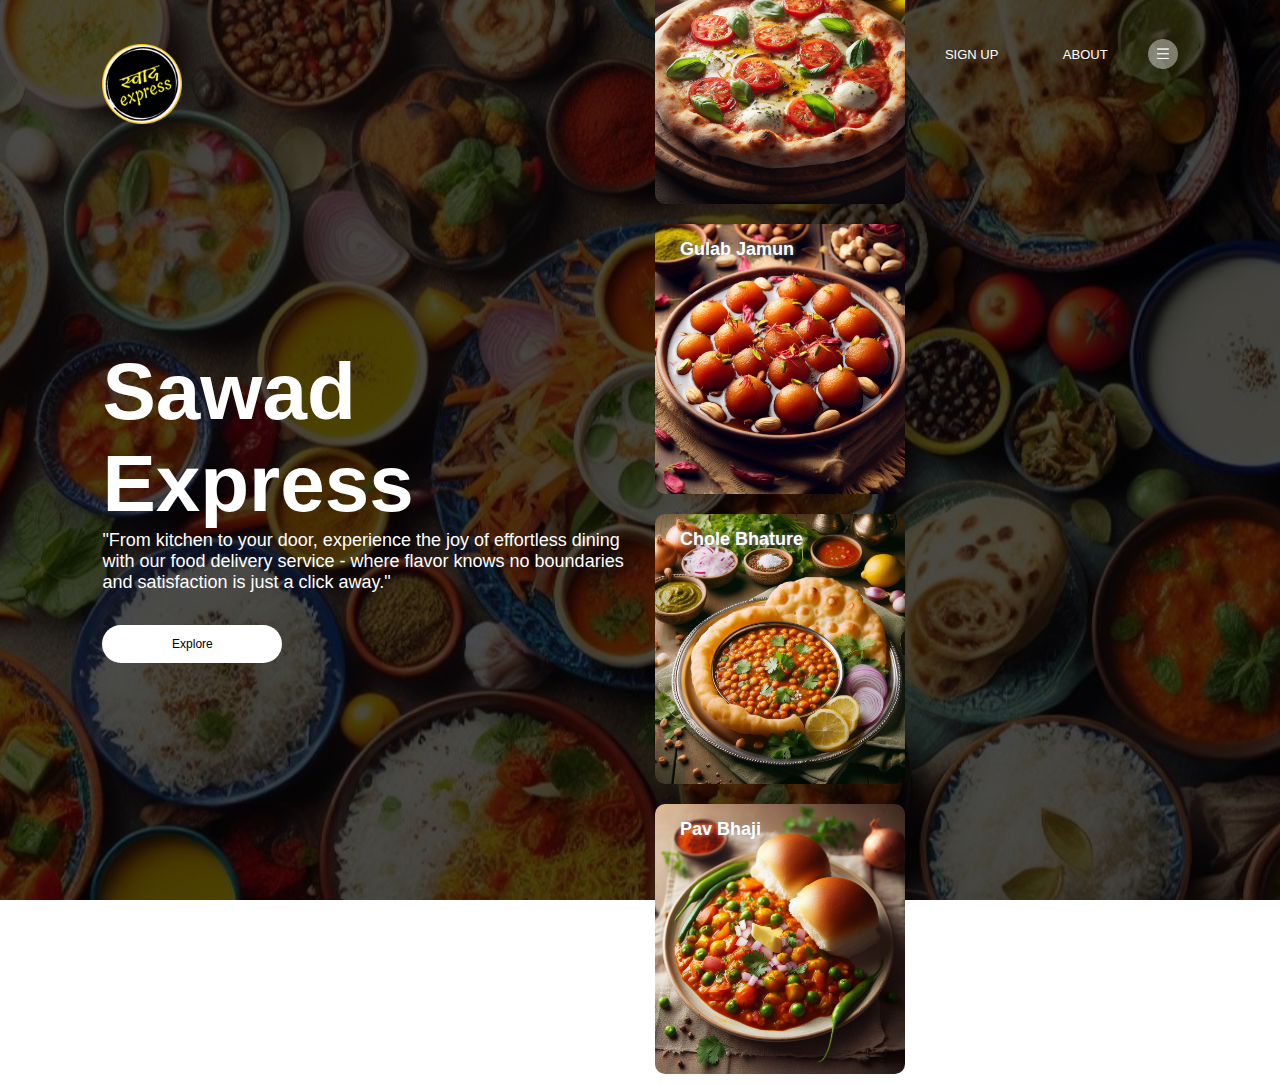
<file: index.html>
<!DOCTYPE html>
<html lang="en">
<head>
    <meta name="viewport" content="width=device-width, initial-scale=1.0">
    <title>SAWAD EXPRESS</title>
    <link rel="stylesheet" href="index.css">
    <link href="https://fonts.googleapis.com/css2?family=Roboto:wght@400;700&display=swap" rel="stylesheet">
</head>
<body>
    <div class="container">
        <div class="navbar">
            <img src="logo.png" class="logo">
            <nav>
                <ul>
                    <li><a href="login.html">LOGIN</a></li>
                    <li><a href="signup.html">SIGN UP</a></li>
                    <li><a href="">ABOUT</a></li>
                </ul>
            </nav>
            <img src="menu.png" class="menu-icon">
        </div>

        <div class="row">
            <div class="col">
                <h1>Sawad Express</h1>
                <p>"From kitchen to your door, experience the joy of effortless dining with our food delivery service - where flavor knows no boundaries and satisfaction is just a click away."</p>
                <a href="dashboard.html"><button type="button">Explore</button></a>
            </div>
            <div class="col">
                <div class="card card1">
                    <h5>Pizza</h5>
                </div>
                <div class="card card2">
                    <h5>Gulab Jamun</h5>
                </div>
                <div class="card card3">
                    <h5>Chole Bhature</h5>
                </div>
                <div class="card card4">
                    <h5>Pav Bhaji</h5>
                </div>
            </div>
        </div>
    </div>
</body>
</html>
</file>
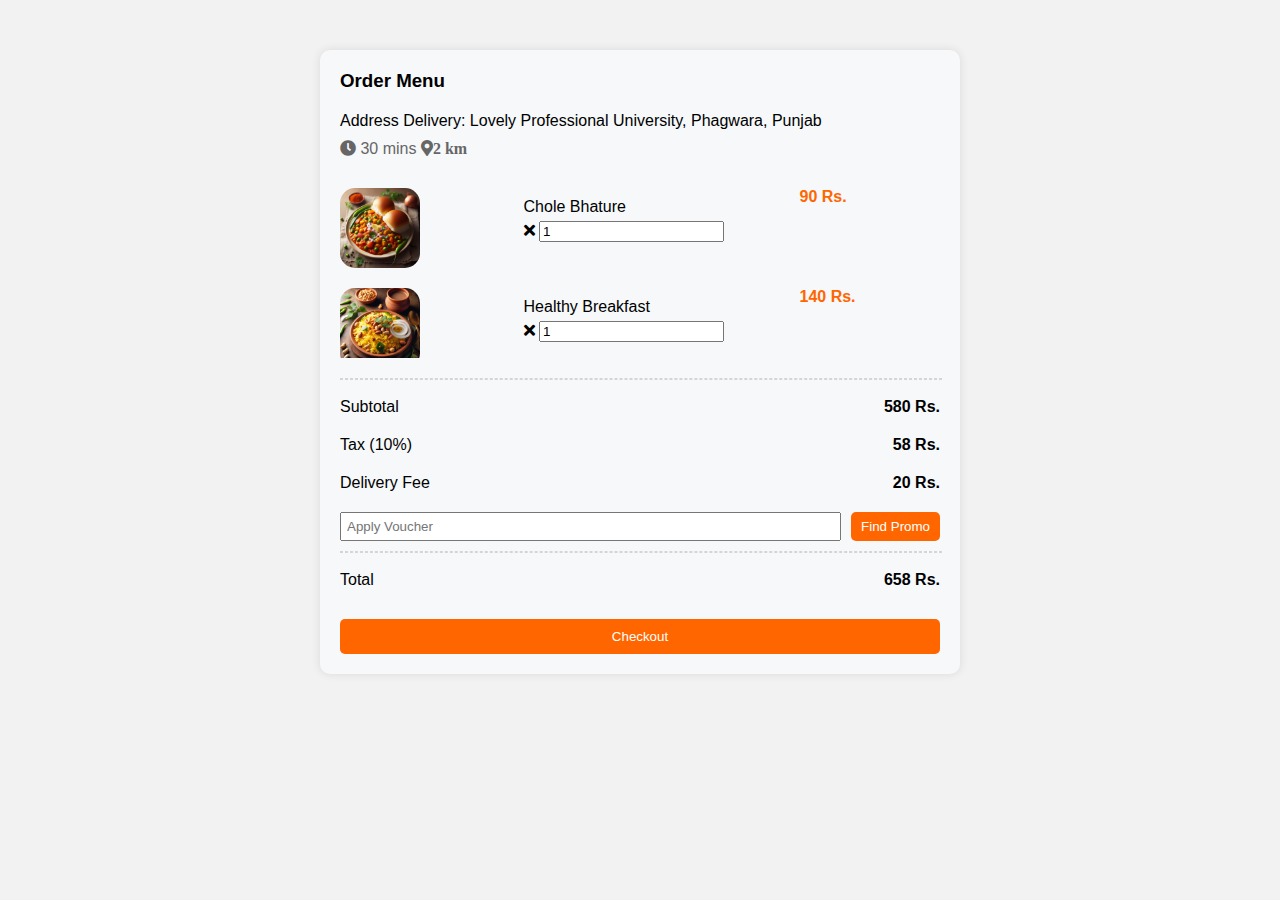
<file: cart.html>
<!DOCTYPE html>
<html lang="en">
<head>
    <meta charset="UTF-8">
    <meta name="viewport" content="width=device-width, initial-scale=1.0">
    <link rel="stylesheet" href="cart.css">
    <link href="https://fonts.googleapis.com/css2?family=Noto+Sans+JP&display=swap" rel="stylesheet">
    <link rel="stylesheet" href="https://cdnjs.cloudflare.com/ajax/libs/font-awesome/5.15.3/css/all.min.css">
    <title>Cart</title>
</head>
<body>
    <div class="dashboard-order">
        <h3>Order Menu</h3>
        <div class="order-address">
            <p>Address Delivery: <bold>Lovely Professional University, Phagwara, Punjab</bold></p>
            
        </div>
        <div class="order-time">
            <span class="fas fa-clock"></span> 30 mins <span class="fas fa-map-marker-alt">2 km</span>
        </div>

        <div class="order-wrapper">
            <div class="order-card">
                <img class="order-image" src="pav bhaji.jfif">
                <div class="order-detail">
                    <p>Chole Bhature</p>
                    <i class="fas fa-times"></i> <input type="text" value="1">
                </div>
                <h4 class="order-price">90 Rs.</h4>
            </div>

            <div class="order-card">
                <img class="order-image" src="poha.jfif">
                <div class="order-detail">
                    <p>Healthy Breakfast</p>
                    <i class="fas fa-times"></i> <input type="text" value="1">
                </div>
                <h4 class="order-price">140 Rs.</h4>
            </div>

            <div class="order-card">
                <img class="order-image" src="pizza.jfif">
                <div class="order-detail">
                    <p>paneer pizza</p>
                    <i class="fas fa-times"></i> <input type="text" value="1">
                </div>
                <h4 class="order-price">350 Rs.</h4>
            </div>
        </div>
        <hr class="divider">
        <div class="order-total">
            <p>Subtotal <span>580 Rs.</span></p>
            <p>Tax (10%) <span>58 Rs.</span></p>
            <p>Delivery Fee <span>20 Rs.</span></p>
        
            <div class="order-promo">
                <input class="input-promo" type="text" placeholder="Apply Voucher">
                <button class="butto-promo">Find Promo</button>
            </div>
            <hr class="divider">
            <p>Total <span>658 Rs.</span></p>
        </div>
        <a href="order details.html"><button class="checkout">Checkout</button></a>
        
    </div>
</body>
</html>
</file>
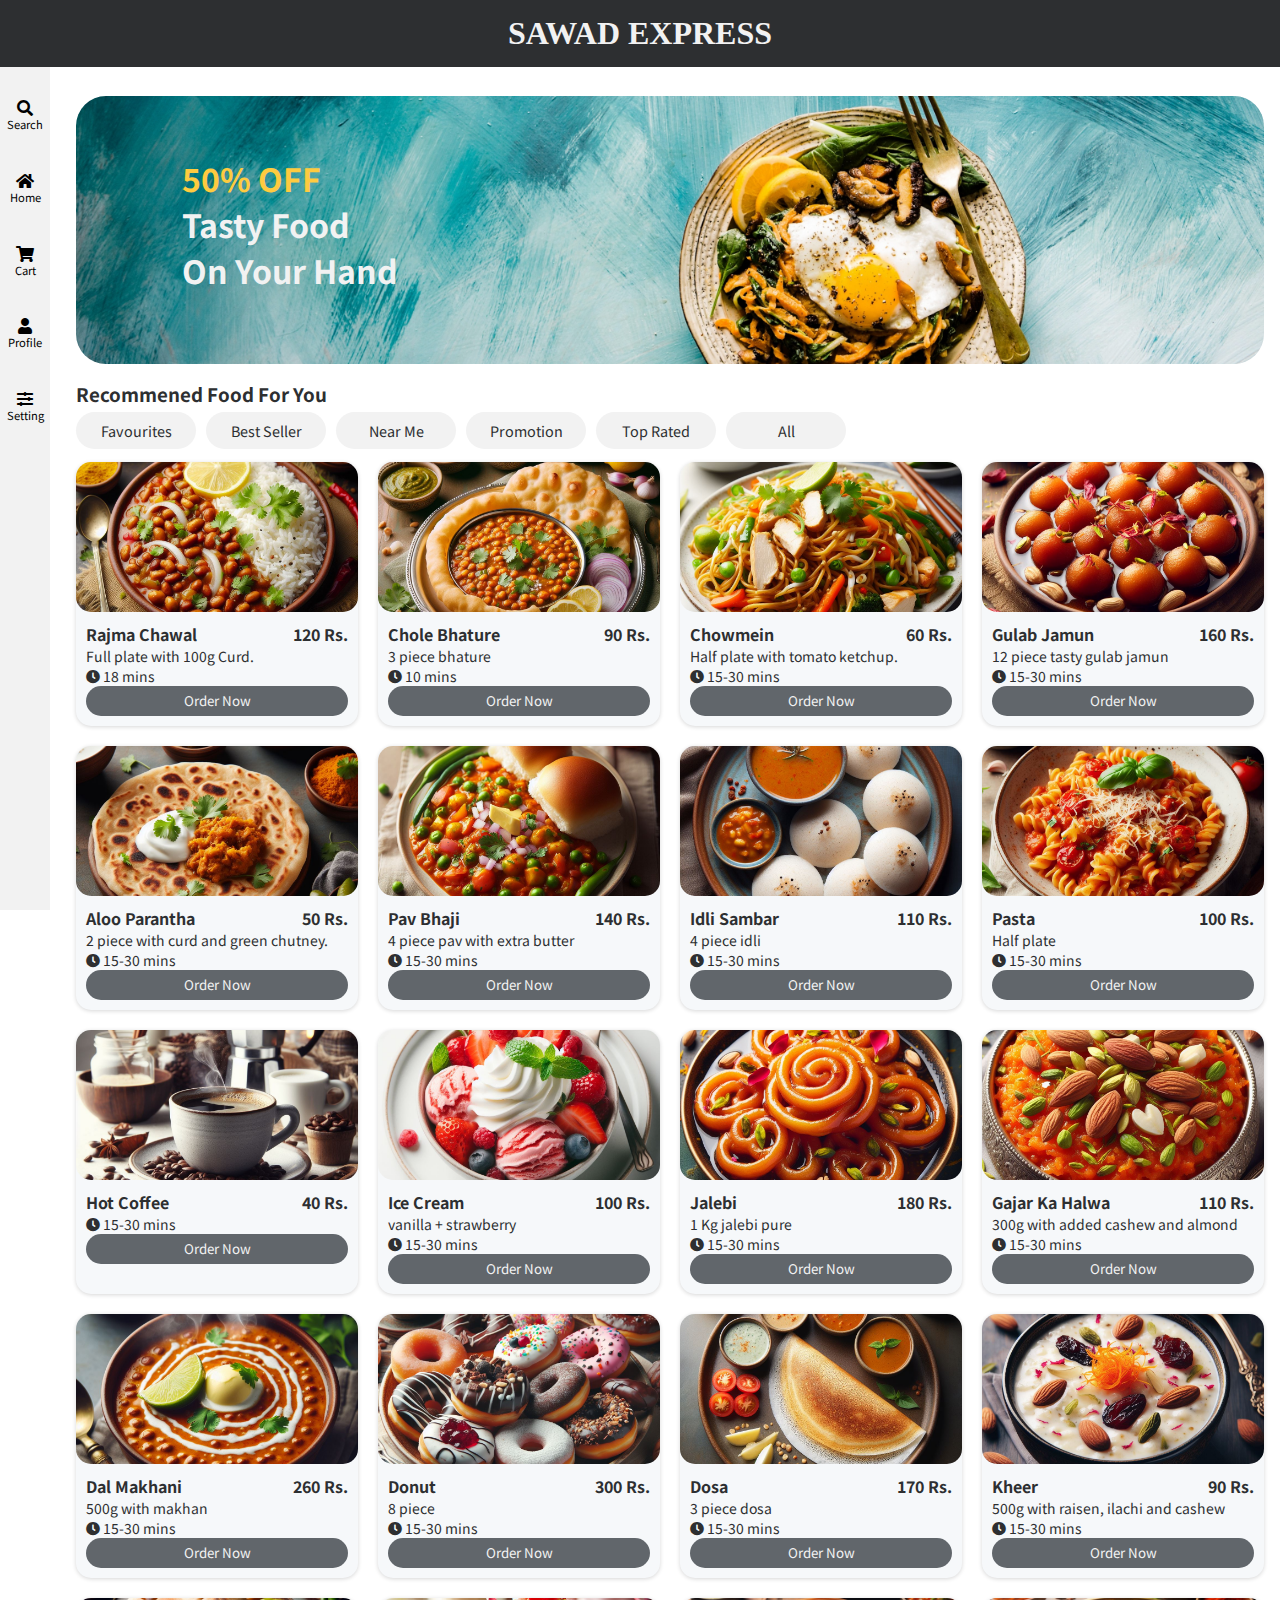
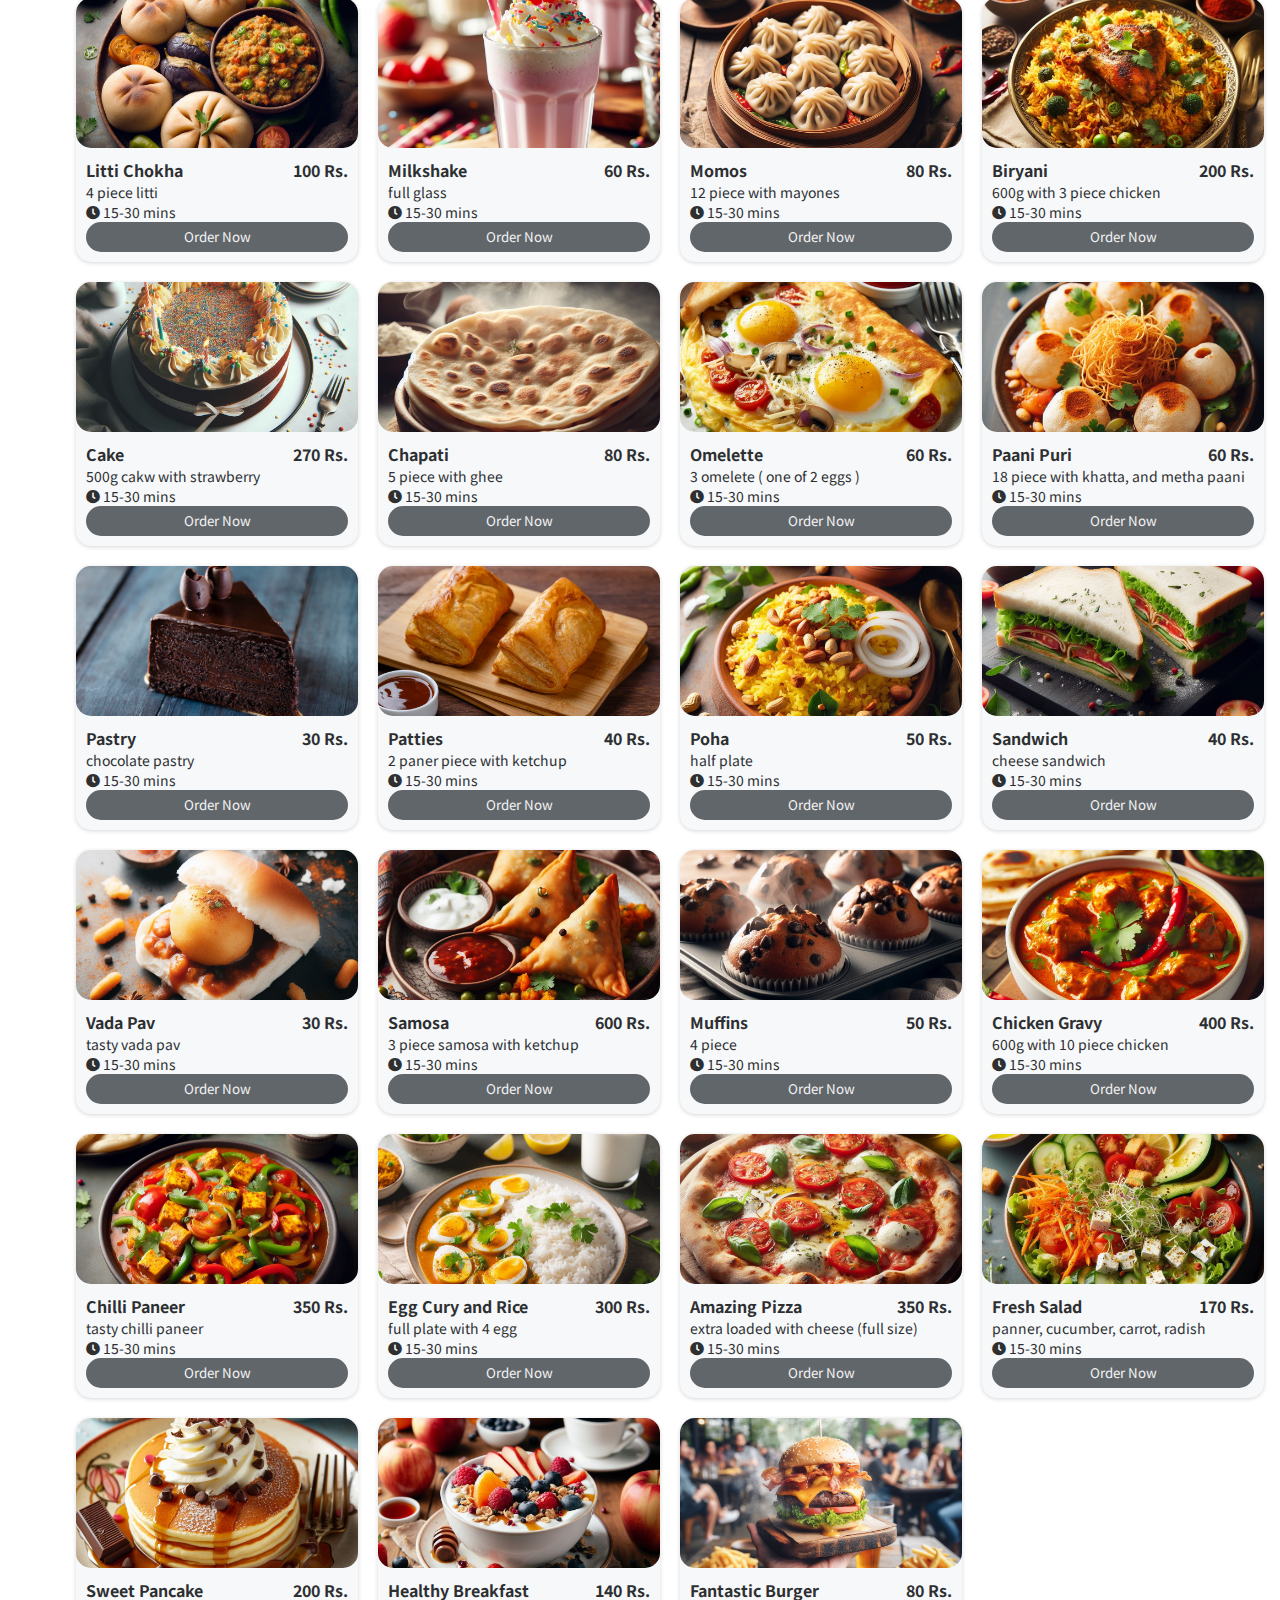
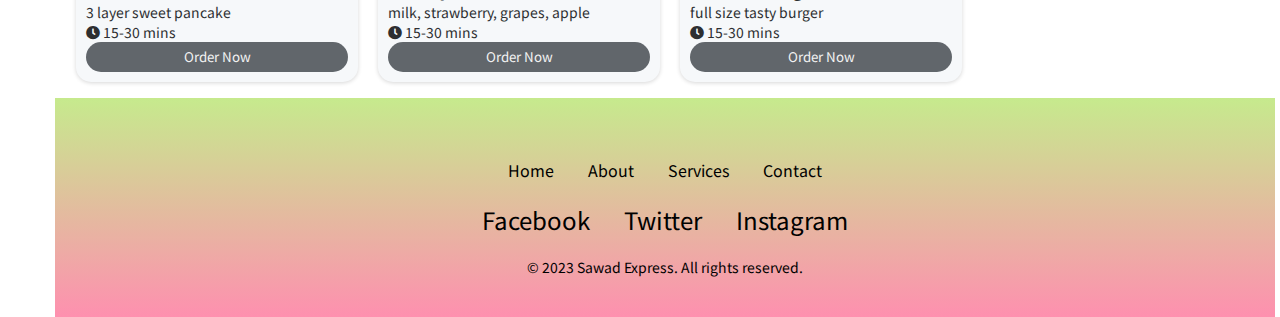
<file: dashboard.html>
<html lang="en">
<head>
    <meta charset="UTF-8">
    <meta name="viewport" content="width=device-width, initial-scale=1.0">
    <link rel="stylesheet" href="style.css">
    <link href="https://fonts.googleapis.com/css2?family=Noto+Sans+JP&display=swap" rel="stylesheet">
    <link rel="stylesheet" href="https://cdnjs.cloudflare.com/ajax/libs/font-awesome/5.15.3/css/all.min.css">
    <title>SAWAD EXPRESS</title>
</head>
<body>  
    <header class="logo">
        <h1>SAWAD EXPRESS</h1>
    </header>

    <!-- sidebar -->
    <div class="sidebar">
        <div class="sidebar-menu">
            <span class="fas fa-search" ></span>
            <a href="#">Search</a>
        </div>
        <div class="sidebar-menu">
            <span class="fas fa-home"></span>
            <a href="index.html">Home</a>
        </div>
        <div class="sidebar-menu">
            <span class="fas fa-shopping-cart"></span>
            <a href="cart.html">Cart</a>
        </div>
        <div class="sidebar-menu">
            <span class="fas fa-user"></span>
            <a href="#">Profile</a>
        </div>
        <div class="sidebar-menu">
            <span class="fas fa-sliders-h"></span>
            <a href="#">Setting</a>
        </div>
    </div>

    <!-- main dashboard -->
    <div class="dashboard">
        <div class="dashboard-banner">
            <img src="dashboard.jpg">
            <div class="banner-promo">
                <h1><span>50% OFF</span><br>
                Tasty Food <br> On Your Hand</h1>
            </div>
        </div>
        <h3 class="dashboard-title">Recommened Food For You </h3>
        <div class="dashboard-menu">
            <a href="#">Favourites</a>
            <a href="#">Best Seller</a>
            <a href="#">Near Me</a>
            <a href="#">Promotion</a>
            <a href="#">Top Rated</a>
            <a href="#">All</a>
        </div>

        <div class="dashboard-content">
            <div class="dashboard-card">
                <img class="card-image" src="rajmachawal.jfif">
                <div class="card-detail">
                    <h4>Rajma Chawal<span>120 Rs.</span></h4>
                    <p>Full plate with 100g Curd.</p>
                    <p class="card-title"><span class="fas fa-clock"></span> 18 mins</p>
                    <a href="cart.html"><button class="order-now-btn">Order Now</button></a>
                </div>
            </div>
            <div class="dashboard-card">
                <img class="card-image" src="chole bhature.jfif">
                <div class="card-detail">
                    <h4>Chole Bhature<span>90 Rs.</span></h4>
                    <p>3 piece bhature</p>
                    <p class="card-title"><span class="fas fa-clock"></span> 10 mins</p>
                    <a href="cart.html"><button class="order-now-btn">Order Now</button></a>
                </div>
            </div>
            <div class="dashboard-card">
                <img class="card-image" src="chowmein.jfif">
                <div class="card-detail">
                    <h4>Chowmein<span>60 Rs.</span></h4>
                    <p>Half plate with tomato ketchup.</p>
                    <p class="card-title"><span class="fas fa-clock"></span> 15-30 mins</p>
                    <a href="cart.html"><button class="order-now-btn">Order Now</button></a>
                </div>
            </div>
            <div class="dashboard-card">
                <img class="card-image" src="gulabjamun.jfif">
                <div class="card-detail">
                    <h4>Gulab Jamun<span>160 Rs.</span></h4>
                    <p>12 piece tasty gulab jamun</p>
                    <p class="card-title"><span class="fas fa-clock"></span> 15-30 mins</p>
                    <a href="cart.html"><button class="order-now-btn">Order Now</button></a>
                </div>
            </div>
            <div class="dashboard-card">
                <img class="card-image" src="aloo prantha.jfif">
                <div class="card-detail">
                    <h4>Aloo Parantha<span>50 Rs.</span></h4>
                    <p>2 piece with curd and green chutney.</p>
                    <p class="card-title"><span class="fas fa-clock"></span> 15-30 mins</p>
                    <a href="cart.html"><button class="order-now-btn">Order Now</button></a>
                </div>
            </div>
            <div class="dashboard-card">
                <img class="card-image" src="pav bhaji.jfif">
                <div class="card-detail">
                    <h4>Pav Bhaji<span>140 Rs.</span></h4>
                    <p>4 piece pav with extra butter </p>
                    <p class="card-title"><span class="fas fa-clock"></span> 15-30 mins</p>
                    <a href="cart.html"><button class="order-now-btn">Order Now</button></a>
                </div>
            </div>
            <div class="dashboard-card">
                <img class="card-image" src="idlisambar.jfif">
                <div class="card-detail">
                    <h4>Idli Sambar<span>110 Rs.</span></h4>
                    <p>4 piece idli</p>
                    <p class="card-title"><span class="fas fa-clock"></span> 15-30 mins</p>
                    <a href="cart.html"><button class="order-now-btn">Order Now</button></a>
                </div>
            </div>
            <div class="dashboard-card">
                <img class="card-image" src="pasta.jfif">
                <div class="card-detail">
                    <h4>Pasta<span>100 Rs.</span></h4>
                    <p>Half plate</p>
                    <p class="card-title"><span class="fas fa-clock"></span> 15-30 mins</p>
                    <a href="cart.html"><button class="order-now-btn">Order Now</button></a>
                </div>
            </div>
            <div class="dashboard-card">
                <img class="card-image" src="hotcoffee.jfif">
                <div class="card-detail">
                    <h4>Hot Coffee<span>40 Rs.</span></h4>
                    <p></p>
                    <p class="card-title"><span class="fas fa-clock"></span> 15-30 mins</p>
                    <a href="cart.html"><button class="order-now-btn">Order Now</button></a>
                </div>
            </div>
            <div class="dashboard-card">
                <img class="card-image" src="icecream.jfif">
                <div class="card-detail">
                    <h4>Ice Cream<span>100 Rs.</span></h4>
                    <p>vanilla + strawberry </p>
                    <p class="card-title"><span class="fas fa-clock"></span> 15-30 mins</p>
                    <a href="cart.html"><button class="order-now-btn">Order Now</button></a>
                </div>
            </div>
            <div class="dashboard-card">
                <img class="card-image" src="jalebi.jfif">
                <div class="card-detail">
                    <h4>Jalebi<span>180 Rs.</span></h4>
                    <p>1 Kg jalebi pure</p>
                    <p class="card-title"><span class="fas fa-clock"></span> 15-30 mins</p>
                    <a href="cart.html"><button class="order-now-btn">Order Now</button></a>
                </div>
            </div>
            <div class="dashboard-card">
                <img class="card-image" src="gajarkahalwa.jfif">
                <div class="card-detail">
                    <h4>Gajar Ka Halwa<span>110 Rs.</span></h4>
                    <p>300g with added cashew and almond</p>
                    <p class="card-title"><span class="fas fa-clock"></span> 15-30 mins</p>
                    <a href="cart.html"><button class="order-now-btn">Order Now</button></a>
                </div>
            </div>
            <div class="dashboard-card">
                <img class="card-image" src="dakmakhani.jfif">
                <div class="card-detail">
                    <h4>Dal Makhani<span>260 Rs.</span></h4>
                    <p>500g with makhan</p>
                    <p class="card-title"><span class="fas fa-clock"></span> 15-30 mins</p>
                    <a href="cart.html"><button class="order-now-btn">Order Now</button></a>
                </div>
            </div>
            <div class="dashboard-card">
                <img class="card-image" src="donut.jfif">
                <div class="card-detail">
                    <h4>Donut<span>300 Rs.</span></h4>
                    <p>8 piece</p>
                    <p class="card-title"><span class="fas fa-clock"></span> 15-30 mins</p>
                    <a href="cart.html"><button class="order-now-btn">Order Now</button></a>
                </div>
            </div>
            <div class="dashboard-card">
                <img class="card-image" src="dosa.jfif">
                <div class="card-detail">
                    <h4>Dosa<span>170 Rs.</span></h4>
                    <p>3 piece dosa</p>
                    <p class="card-title"><span class="fas fa-clock"></span> 15-30 mins</p>
                    <a href="cart.html"><button class="order-now-btn">Order Now</button></a>
                </div>
            </div>
            <div class="dashboard-card">
                <img class="card-image" src="kheer.jfif">
                <div class="card-detail">
                    <h4>Kheer<span>90 Rs.</span></h4>
                    <p>500g with raisen, ilachi and cashew</p>
                    <p class="card-title"><span class="fas fa-clock"></span> 15-30 mins</p>
                    <a href="cart.html"><button class="order-now-btn">Order Now</button></a>
                </div>
            </div>
            <div class="dashboard-card">
                <img class="card-image" src="litti chokha.jfif">
                <div class="card-detail">
                    <h4>Litti Chokha<span>100 Rs.</span></h4>
                    <p>4 piece litti</p>
                    <p class="card-title"><span class="fas fa-clock"></span> 15-30 mins</p>
                    <a href="cart.html"><button class="order-now-btn">Order Now</button></a>
                </div>
            </div>
            <div class="dashboard-card">
                <img class="card-image" src="milkshake.jfif">
                <div class="card-detail">
                    <h4>Milkshake<span>60 Rs.</span></h4>
                    <p>full glass </p>
                    <p class="card-title"><span class="fas fa-clock"></span> 15-30 mins</p>
                    <a href="cart.html"><button class="order-now-btn">Order Now</button></a>
                </div>
            </div>
            <div class="dashboard-card">
                <img class="card-image" src="momos.jfif">
                <div class="card-detail">
                    <h4>Momos<span>80 Rs.</span></h4>
                    <p>12 piece with mayones</p>
                    <p class="card-title"><span class="fas fa-clock"></span> 15-30 mins</p>
                    <a href="cart.html"><button class="order-now-btn">Order Now</button></a>
                </div>
            </div>
            <div class="dashboard-card">
                <img class="card-image" src="biryani.jfif">
                <div class="card-detail">
                    <h4>Biryani<span>200 Rs.</span></h4>
                    <p>600g with 3 piece chicken</p>
                    <p class="card-title"><span class="fas fa-clock"></span> 15-30 mins</p>
                    <a href="cart.html"><button class="order-now-btn">Order Now</button></a>
                </div>
            </div>
            <div class="dashboard-card">
                <img class="card-image" src="cake.jfif">
                <div class="card-detail">
                    <h4>Cake<span>270 Rs.</span></h4>
                    <p>500g cakw with strawberry</p>
                    <p class="card-title"><span class="fas fa-clock"></span> 15-30 mins</p>
                    <a href="cart.html"><button class="order-now-btn">Order Now</button></a>
                </div>
            </div>
            <div class="dashboard-card">
                <img class="card-image" src="chapati.jfif">
                <div class="card-detail">
                    <h4>Chapati<span>80 Rs.</span></h4>
                    <p>5 piece with ghee</p>
                    <p class="card-title"><span class="fas fa-clock"></span> 15-30 mins</p>
                    <a href="cart.html"><button class="order-now-btn">Order Now</button></a>
                </div>
            </div>
            <div class="dashboard-card">
                <img class="card-image" src="Omelette.jfif">
                <div class="card-detail">
                    <h4>Omelette<span>60 Rs.</span></h4>
                    <p>3 omelete ( one of 2 eggs )</p>
                    <p class="card-title"><span class="fas fa-clock"></span> 15-30 mins</p>
                    <a href="cart.html"><button class="order-now-btn">Order Now</button></a>
                </div>
            </div>
            <div class="dashboard-card">
                <img class="card-image" src="paani puri.jfif">
                <div class="card-detail">
                    <h4>Paani Puri<span>60 Rs.</span></h4>
                    <p>18 piece with khatta, and metha paani</p>
                    <p class="card-title"><span class="fas fa-clock"></span> 15-30 mins</p>
                    <a href="cart.html"><button class="order-now-btn">Order Now</button></a>
                </div>
            </div>
            <div class="dashboard-card">
                <img class="card-image" src="pastry.jpg">
                <div class="card-detail">
                    <h4>Pastry<span>30 Rs.</span></h4>
                    <p>chocolate pastry</p>
                    <p class="card-title"><span class="fas fa-clock"></span> 15-30 mins</p>
                    <a href="cart.html"><button class="order-now-btn">Order Now</button></a>
                </div>
            </div>
            <div class="dashboard-card">
                <img class="card-image" src="patties.png">
                <div class="card-detail">
                    <h4>Patties<span>40 Rs.</span></h4>
                    <p>2 paner piece with ketchup</p>
                    <p class="card-title"><span class="fas fa-clock"></span> 15-30 mins</p>
                    <a href="cart.html"><button class="order-now-btn">Order Now</button></a>
                </div>
            </div>
            <div class="dashboard-card">
                <img class="card-image" src="poha.jfif">
                <div class="card-detail">
                    <h4>Poha<span>50 Rs.</span></h4>
                    <p>half plate</p>
                    <p class="card-title"><span class="fas fa-clock"></span> 15-30 mins</p>
                    <a href="cart.html"><button class="order-now-btn">Order Now</button></a>
                </div>
            </div>
            <div class="dashboard-card">
                <img class="card-image" src="sandwich.jfif">
                <div class="card-detail">
                    <h4>Sandwich<span>40 Rs.</span></h4>
                    <p>cheese sandwich</p>
                    <p class="card-title"><span class="fas fa-clock"></span> 15-30 mins</p>
                    <a href="cart.html"><button class="order-now-btn">Order Now</button></a>
                </div>
            </div>
            <div class="dashboard-card">
                <img class="card-image" src="Vada Pav.jfif">
                <div class="card-detail">
                    <h4>Vada Pav<span>30 Rs.</span></h4>
                    <p>tasty vada pav</p>
                    <p class="card-title"><span class="fas fa-clock"></span> 15-30 mins</p>
                    <a href="cart.html"><button class="order-now-btn">Order Now</button></a>
                </div>
            </div>
            <div class="dashboard-card">
                <img class="card-image" src="samosa.jfif">
                <div class="card-detail">
                    <h4>Samosa<span>600 Rs.</span></h4>
                    <p>3 piece samosa with ketchup</p>
                    <p class="card-title"><span class="fas fa-clock"></span> 15-30 mins</p>
                    <a href="cart.html"><button class="order-now-btn">Order Now</button></a>
                </div>
            </div>
            <div class="dashboard-card">
                <img class="card-image" src="muffins.jfif">
                <div class="card-detail">
                    <h4>Muffins<span>50 Rs.</span></h4>
                    <p>4 piece </p>
                    <p class="card-title"><span class="fas fa-clock"></span> 15-30 mins</p>
                    <a href="cart.html"><button class="order-now-btn">Order Now</button></a>
                </div>
            </div>
            <div class="dashboard-card">
                <img class="card-image" src="chicken gravy.jfif">
                <div class="card-detail">
                    <h4>Chicken Gravy<span>400 Rs.</span></h4>
                    <p>600g with 10 piece chicken</p>
                    <p class="card-title"><span class="fas fa-clock"></span> 15-30 mins</p>
                    <a href="cart.html"><button class="order-now-btn">Order Now</button></a>
                </div>
            </div>
            <div class="dashboard-card">
                <img class="card-image" src="chilli paneer.jfif">
                <div class="card-detail">
                    <h4>Chilli Paneer<span>350 Rs.</span></h4>
                    <p>tasty chilli paneer</p>
                    <p class="card-title"><span class="fas fa-clock"></span> 15-30 mins</p>
                    <a href="cart.html"><button class="order-now-btn">Order Now</button></a>
                </div>
            </div>
            <div class="dashboard-card">
                <img class="card-image" src="egg cury and rice.jfif">
                <div class="card-detail">
                    <h4>Egg Cury and Rice<span>300 Rs.</span></h4>
                    <p>full plate with 4 egg</p>
                    <p class="card-title"><span class="fas fa-clock"></span> 15-30 mins</p>
                    <a href="cart.html"><button class="order-now-btn">Order Now</button></a>
                </div>
            </div>
            <div class="dashboard-card">
                <img class="card-image" src="pizza.jfif">
                <div class="card-detail">
                    <h4>Amazing Pizza<span>350 Rs.</span></h4>
                    <p>extra loaded with cheese (full size)</p>
                    <p class="card-title"><span class="fas fa-clock"></span> 15-30 mins</p>
                    <a href="cart.html"><button class="order-now-btn">Order Now</button></a>
                </div>
            </div>
            <div class="dashboard-card">
                <img class="card-image" src="salad.jfif">
                <div class="card-detail">
                    <h4>Fresh Salad<span>170 Rs.</span></h4>
                    <p>panner, cucumber, carrot, radish</p>
                    <p class="card-title"><span class="fas fa-clock"></span> 15-30 mins</p>
                    <a href="cart.html"><button class="order-now-btn">Order Now</button></a>
                </div>
            </div>
            <div class="dashboard-card">
                <img class="card-image" src="pancake.jfif">
                <div class="card-detail">
                    <h4>Sweet Pancake<span>200 Rs.</span></h4>
                    <p>3 layer sweet pancake </p>
                    <p class="card-title"><span class="fas fa-clock"></span> 15-30 mins</p>
                    <a href="cart.html"><button class="order-now-btn">Order Now</button></a>
                </div>
            </div>
            <div class="dashboard-card">
                <img class="card-image" src="breakfast.jfif">
                <div class="card-detail">
                    <h4>Healthy Breakfast<span>140 Rs.</span></h4>
                    <p>milk, strawberry, grapes, apple</p>
                    <p class="card-title"><span class="fas fa-clock"></span> 15-30 mins</p>
                    <a href="cart.html"><button class="order-now-btn">Order Now</button></a>
                </div>
            </div>
            <div class="dashboard-card">
                <img class="card-image" src="burger.jfif">
                <div class="card-detail">
                    <h4>Fantastic Burger<span>80 Rs.</span></h4>
                    <p>full size tasty burger</p>
                    <p class="card-title"><span class="fas fa-clock"></span> 15-30 mins</p>
                    <a href="cart.html"><button class="order-now-btn">Order Now</button></a>
                </div>
            </div>
        </div>
        
        <footer>
    <div class="footer-links">
      <a href="#">Home</a>
      <a href="#">About</a>
      <a href="#">Services</a>
      <a href="#">Contact</a>
    </div>

    <div class="social-icons">
      <a href="#" target="_blank">Facebook</a>
      <a href="#" target="_blank">Twitter</a>
      <a href="#" target="_blank">Instagram</a>
    </div>

    <p class="copyright">&copy; 2023 Sawad Express. All rights reserved.</p>
  </footer>
    </div>

</body>
</html>
</file>
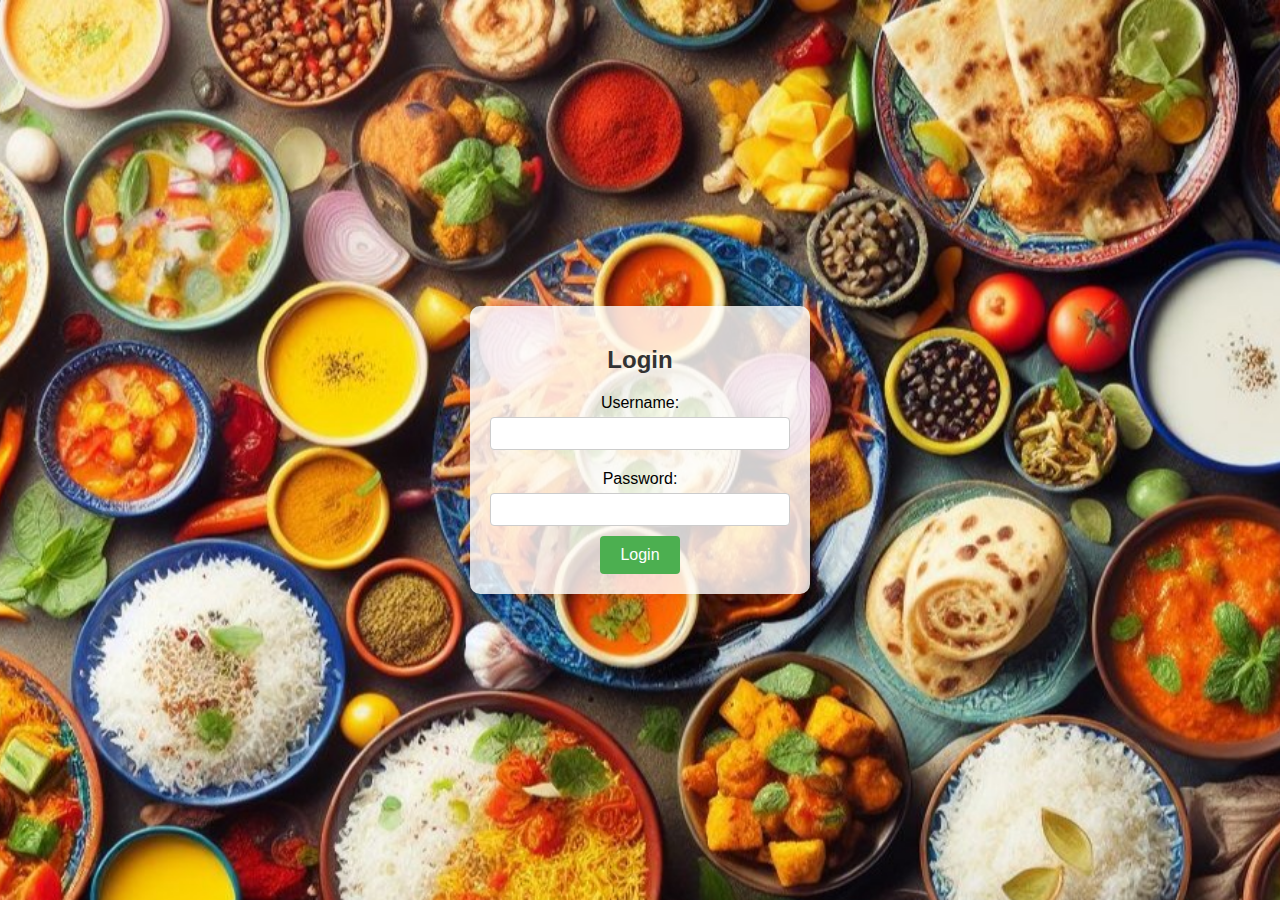
<file: login.html>
<!DOCTYPE html>
<html lang="en">

<head>
    <meta charset="UTF-8">
    <meta name="viewport" content="width=device-width, initial-scale=1.0">
    <title>Login Page</title>
	<style>
body {
    margin: 0;
    padding: 0;
    font-family: 'Arial', sans-serif;
    background: url(hihihih.jpg) center/cover fixed;
    height: 100vh;
    display: flex;
    align-items: center;
    justify-content: center;
}

.login-container {
	background: rgba(255, 255, 255, 0.8);
      border-radius: 10px;
      padding: 20px;
      width: 300px;
      box-shadow: 0 0 10px rgba(0, 0, 0, 0.1);
}

.login-form {
    text-align: center;
}

h2 {
    color: #333;
}

label {
    display: block;
    margin-top: 10px;
}

input {
    width: 100%;
    padding: 8px;
    margin-top: 5px;
    margin-bottom: 10px;
    box-sizing: border-box;
    border: 1px solid #ccc;
    border-radius: 4px;
}

button {
    background-color: #4caf50;
    color: #fff;
    padding: 10px 20px;
    border: none;
    border-radius: 4px;
    cursor: pointer;
    font-size: 16px;
}

button:hover {
    background-color: #45a049;
}

	</style>
</head>

<body>
    <div class="login-container">
        <form id="loginForm" class="login-form">
            <h2>Login</h2>
            <label for="username">Username:</label>
            <input type="text" id="username" name="username" required>
            <label for="password">Password:</label>
            <input type="password" id="password" name="password" required>
            <button type="button" onclick="redirectToLogin()">Login</button>
        </form>
    </div>
    <script>
        function redirectToLogin() {
          window.location.href = 'dashboard.html';
        }
      </script>
</body>

</html>
</file>
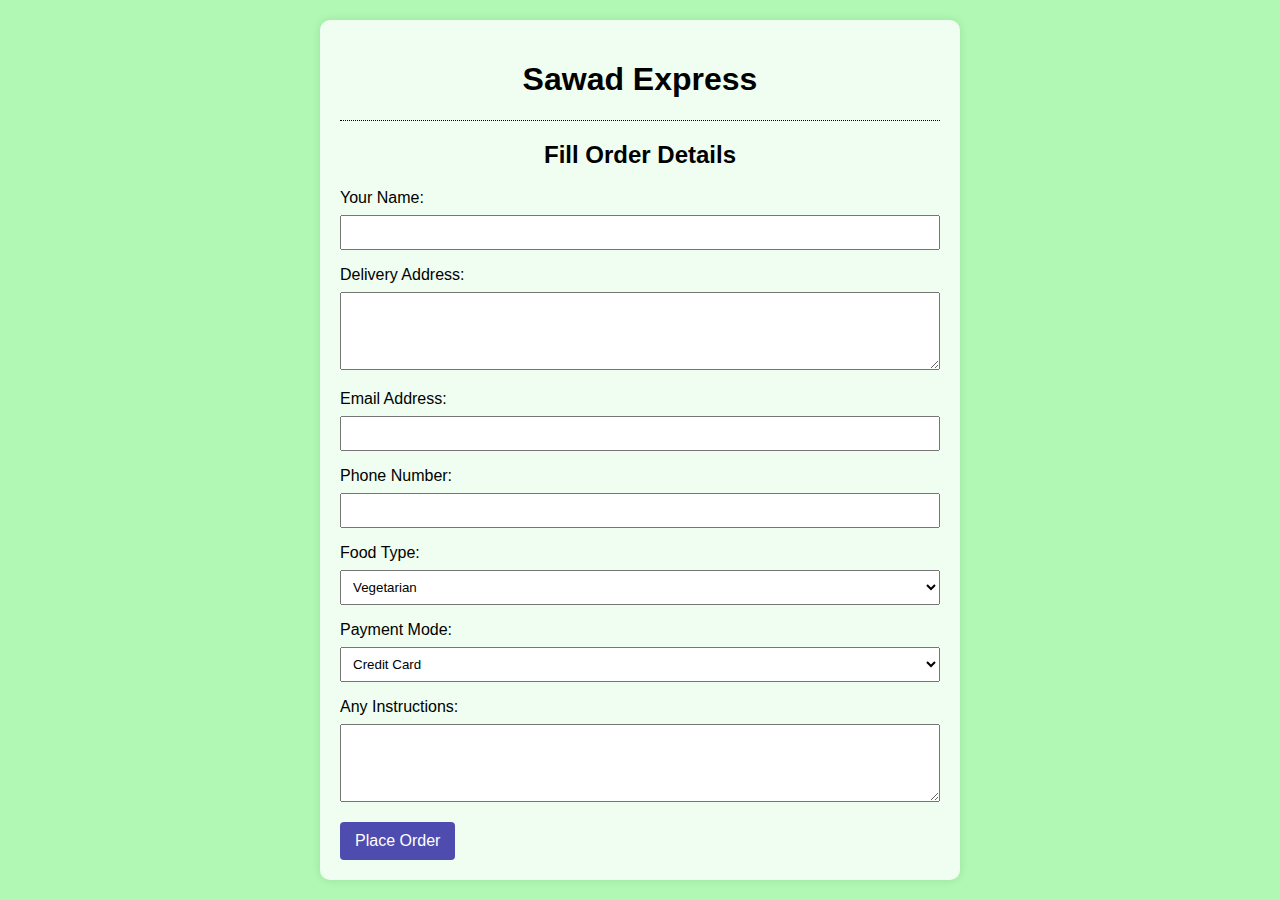
<file: order details.html>
<!DOCTYPE html>
<html lang="en">

<head>
    <meta charset="UTF-8">
    <meta name="viewport" content="width=device-width, initial-scale=1.0">
    <title>Order Details Form</title>
    <style>
        body {
           background-color: #b0f8b4;
            font-family: Arial, sans-serif;
            margin: 20px;
            display: flex;
            align-items: center;
            justify-content: center;

        }

        .form-container {
            background: rgba(255, 255, 255, 0.8);
            border-radius: 10px;
            padding: 20px;
            width: 600px;
            box-shadow: 0 0 10px rgba(0, 0, 0, 0.1);
        }

        h1, h2 {
            text-align: center;
            color: #000000;
        }

        .dotted-line {
            border: none;
            border-top: 1px dotted #000000;
            margin: 10px 0;
        }

        form {
            max-width: 600px;
            margin: 0 auto;
        }

        label {
            display: block;
            margin-bottom: 8px;
        }

        input,
        select,
        textarea {
            width: 100%;
            padding: 8px;
            margin-bottom: 16px;
            box-sizing: border-box;
        }

        button {
            background-color: #4e4caf;
            color: white;
            padding: 10px 15px;
            border: none;
            border-radius: 4px;
            cursor: pointer;
            font-size: 16px;
        }

        button:hover {
            background-color: #45a049;
        }
    </style>
</head>

<body>

    
<div class="form-container">
    <form id="orderForm" onsubmit="return validateAndSubmit()">
        <h1>Sawad Express</h1>
        <hr class="dotted-line">
        <h2>Fill Order Details</h2>
        <label for="name">Your Name:</label>
        <input type="text" id="name" name="name" required>

        <label for="address">Delivery Address:</label>
        <textarea id="address" name="address" rows="4" required></textarea>

        <label for="email">Email Address:</label>
        <input type="email" id="email" name="email" required>

        <label for="phone">Phone Number:</label>
        <input type="tel" id="phone" name="phone" pattern="[0-9]{10}" required>

        <label for="foodType">Food Type:</label>
        <select id="foodType" name="foodType" required>
            <option value="veg">Vegetarian</option>
            <option value="nonVeg">Non-Vegetarian</option>
        </select>

        <label for="paymentMode">Payment Mode:</label>
        <select id="paymentMode" name="paymentMode" required>
            <option value="creditCard">Credit Card</option>
            <option value="debitCard">Debit Card</option>
            <option value="paypal">PayPal</option>
            <!-- Add more options as needed -->
        </select>

        <label for="instructions">Any Instructions:</label>
        <textarea id="instructions" name="instructions" rows="4"></textarea>

        <button type="button" onclick="redirectToLogin()">Place Order</button>
    </form>
</div>
    <script>
        function redirectToLogin() {
          window.location.href = 'thankyou.html';
        }
      </script>

</body>

</html>
</file>
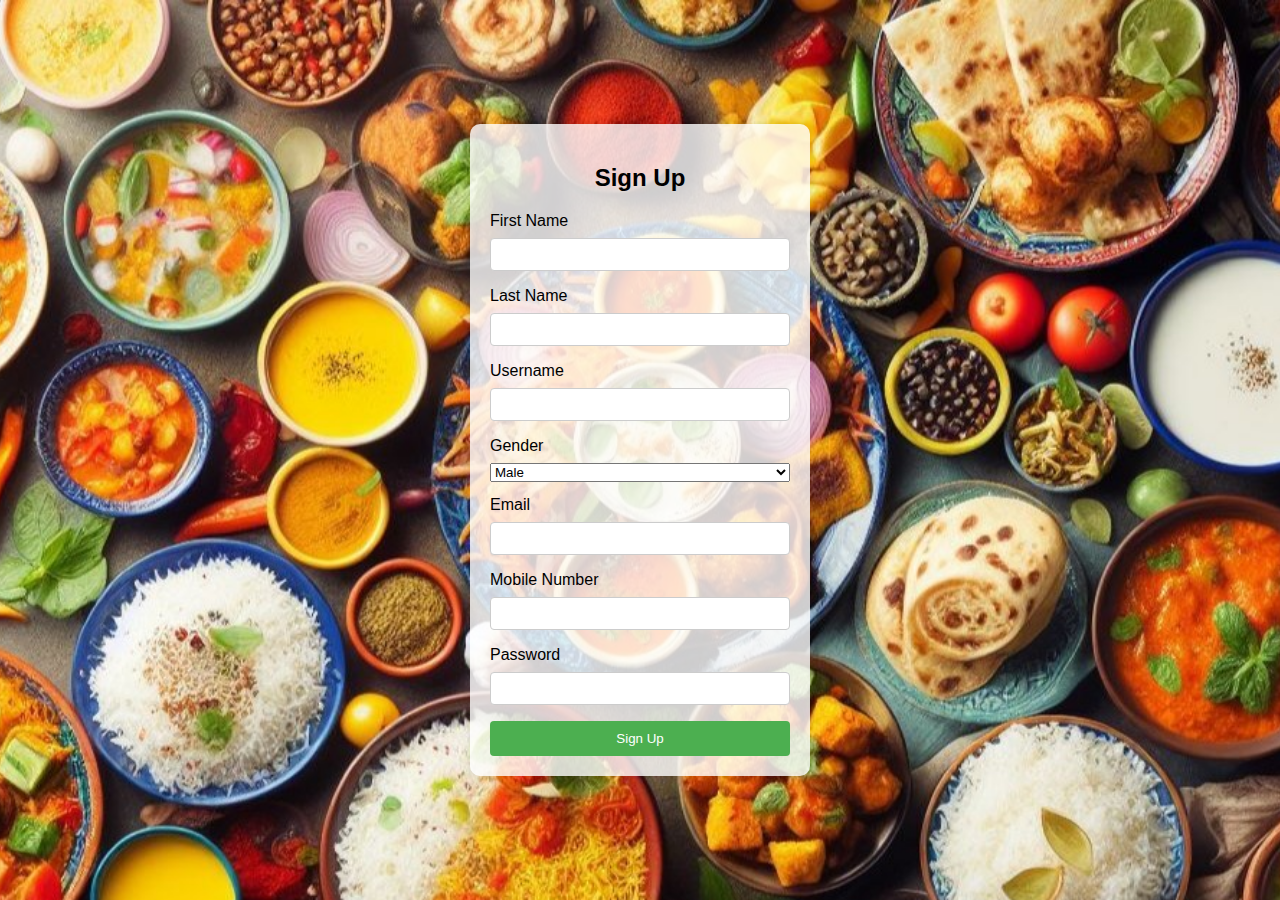
<file: signup.html>
<!DOCTYPE html>
<html lang="en">

<head>
  <meta charset="UTF-8">
  <meta name="viewport" content="width=device-width, initial-scale=1.0">
  <title>Sign Up</title>
  <style>
    body {
      margin: 0;
      padding: 0;
      font-family: 'Arial', sans-serif;
      background: url(hihihih.jpg) center/cover fixed;
      height: 100vh;
      display: flex;
      align-items: center;
      justify-content: center;
    }

    .container {
      background: rgba(255, 255, 255, 0.8);
      border-radius: 10px;
      padding: 20px;
      width: 300px;
      box-shadow: 0 0 10px rgba(0, 0, 0, 0.1);
    }

    h2 {
      text-align: center;
    }

    form {
      display: flex;
      flex-direction: column;
    }

    label {
      margin-bottom: 8px;
    }

    input {
      padding: 8px;
      margin-bottom: 16px;
      border: 1px solid #ccc;
      border-radius: 4px;
    }

    button {
      padding: 10px;
      background-color: #4CAF50;
      color: white;
      border: none;
      border-radius: 4px;
      cursor: pointer;
    }

    button:hover {
      background-color: #45a049;
    }
    .email{
      margin-top: 14px;
    }
  </style>
</head>

<body>
  <div class="container">
    <h2>Sign Up</h2>
    <form id="signupForm">
      <label for="firstName">First Name</label>
      <input type="text" id="firstName" name="firstName" required>

      <label for="lastName">Last Name</label>
      <input type="text" id="lastName" name="lastName" required>

      <label for="username">Username</label>
      <input type="text" id="username" name="username" required>

      <label for="gender">Gender</label>
      <select id="gender" name="gender" required>
        <option value="male">Male</option>
        <option value="female">Female</option>
        <option value="other">Other</option>
      </select>

      <label for="email" class="email">Email</label>
      <input type="email" id="email" name="email" required>

      <label for="mobileNumber">Mobile Number</label>
      <input type="tel" id="mobileNumber" name="mobileNumber" pattern="[0-9]{10}" required>

      <label for="password">Password</label>
      <input type="password" id="password" name="password" required>

      <button type="button" onclick="redirectToLogin()">Sign Up</button>
    </form>
  </div>

  <script>
    function redirectToLogin() {
      window.location.href = 'dashboard.html';
    }
  </script>
</body>

</html>
</file>
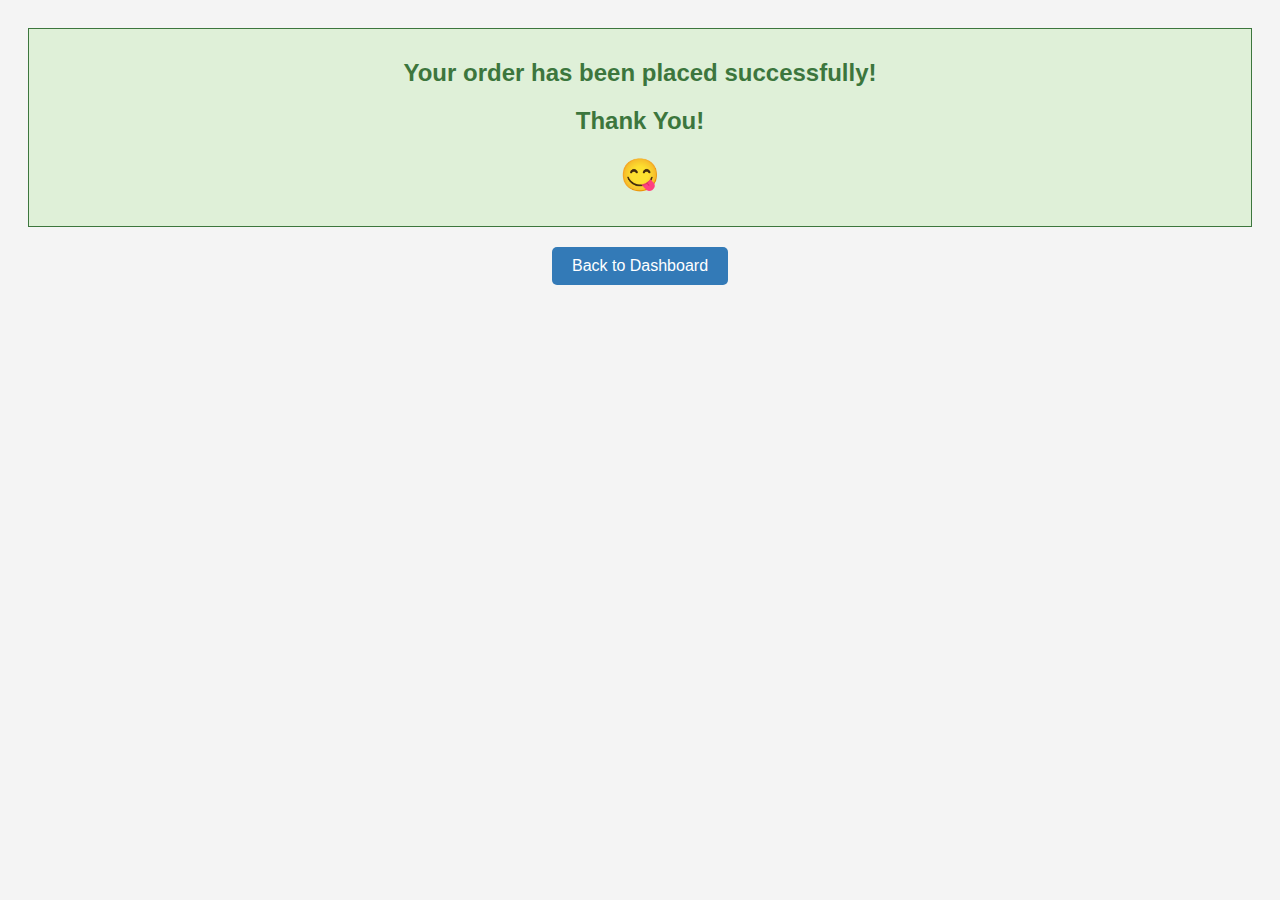
<file: thankyou.html>
<!DOCTYPE html>
<html lang="en">
<head>
    <meta charset="UTF-8">
    <meta name="viewport" content="width=device-width, initial-scale=1.0">
    <title>Order Confirmation</title>
    <style>
        body {
            font-family: Arial, sans-serif;
            background-color: #f4f4f4;
            text-align: center;
            padding: 20px;
        }

        .confirmation-message {
            background-color: #dff0d8;
            border: 1px solid #3c763d;
            color: #3c763d;
            padding: 10px;
            margin-bottom: 20px;
        }

        #dashboard-link {
            display: inline-block;
            padding: 10px 20px;
            background-color: #337ab7;
            color: #fff;
            text-decoration: none;
            border-radius: 5px;
        }
    </style>
</head>
<body>
    <div class="confirmation-message">
        <h2>Your order has been placed successfully!</h2>
        <h2>Thank You!</h2>
        <h1>😋</h1>
    </div>

    <a href="dashboard.html" id="dashboard-link">Back to Dashboard</a>

</body>
</html>
</file>
<file: index.css>
* {
    margin: 0;
    padding: 0;
    box-sizing: border-box;
    font-family: sans-serif;
}

.container{
    width: 100%;
    height: 100vh;
    background-image: linear-gradient(rgba(0, 0, 0, 0.7),rgba(0, 0, 0, 0.7)), url(hihihih.jpg);
    background-position: center;
    background-size: cover;
    padding-left: 8%;
    padding-right: 8%;
    box-sizing: border-box;
}
.navbar{
    height: 12%;
    display: flex;
    align-items: center;
}
.logo{
    width: 80px;
    cursor: pointer;
    padding-top: 60px;
}
.menu-icon{
    width: 30px;
    cursor: pointer;
    margin-left: 40px;
}
nav{
    flex: 1;
    text-align: right;
}
nav ul li{
    list-style: none;
    display: inline-block;
    margin-left: 60px;
}
nav ul li a{
    text-decoration: none;
    color: #fff;
    font-size: 13px;
}
.row{
    display: flex;
    height: 88%;
    align-items: center;
}
.col{
    flex-basis: 50%;
}
h1{
    color: #fff;
    font-size: 80px;
}
p{
    color: #fff;
    font-size: 18px;
    height: 15px;
}
button{
    width: 180px;
    color: #000;
    font-size: 12px;
    padding: 12px 0;
    background: #fff;
    border: 0;
    border-radius: 20px;
    outline: none;
    margin-top: 80px;
    cursor: pointer;
}
.card{
    width: 250px;
    height: 270px;
    display: inline-block;
    border-radius: 10px;
    padding: 15px 25px;
    box-sizing: border-box;
    cursor: pointer;
    margin: 10px 15px;
    background-position: center;
    background-size: cover;
    transition: transform 0.5s;
}
.card p{
    font-size: 8px;
    text-shadow: 0 0 15px #000;
}
h5{
    color: white;
    text-shadow: 0 0 5px #999;
    font-size: 18px;
}
.card1{
    background-image: url(pizza.jfif);
}
.card2{
    background-image: url(gulabjamun.jfif);
}
.card3{
    background-image: url(chole\ bhature.jfif);
}
.card4{
    background-image: url(pav\ bhaji.jfif);
}
.card:hover{
    transform: translateY(-10px);
}
</file>
<file: cart.css>
body, h1, h2, h3, p, ul, li {
    margin: 0;
    padding: 0;
}

body {
    font-family: Arial, sans-serif;
    background-color: #f2f2f2;
}

.dashboard-order {
    max-width: 600px;
    margin: 50px auto;
    background-color: #f6f8fa;
    padding: 20px;
    border-radius: 10px;
    box-shadow: 0 0 10px rgba(0, 0, 0, 0.1);
}

.order-address {
    margin-top: 20px;
}

.order-address h4 {
    color: #333;
}

.order-time {
    margin: 10px 0;
    color: #666;
}

.order-wrapper {
    height: 180px;
    width: 100%;
    overflow-y: scroll;
    margin: 20px 0;
}

.order-wrapper::-webkit-scrollbar{
    width: 7px;
}

.order-wrapper::-webkit-scrollbar-track{
    background-color: #f2f2f2;
    border-radius: 20px;
}

.order-wrapper::-webkit-scrollbar-thumb {
    background-color: #61666b;
    border-radius: 20px;
}

.order-card {
    display: grid;
    grid-template-columns: 0.6fr 1fr 0.5fr;
    padding: 10px 0;
    gap: 5px;
    justify-content: space-around;
    align-items: flex-start;
}

.order-image {
    width: 80px;
    height: 80px;
    object-fit: cover;
    border-radius: 15px;
}

.order-detail {
    flex: 1;
    padding: 10px;
}

.order-detail p {
    margin-bottom: 5px;
}

.order-price {
    margin: 0;
    color: #ff6600;
}

.divider {
    width: 100%;
    border: 1px dashed #d5d5d5;
}

.order-total > p {
    padding: 10px 0;
}

.order-total > p > span {
    float: right;
    font-weight: 600;
}

.order-promo {
    display: flex;
    margin: 10px 0;
}

.input-promo {
    flex: 1;
    padding: 5px;
    margin-right: 10px;
}

.butto-promo {
    background-color: #ff6600;
    color: #fff;
    border: none;
    padding: 5px 10px;
    border-radius: 5px;
    cursor: pointer;
}

.checkout {
    background-color: #ff6600;
    color: #fff;
    border: none;
    padding: 10px;
    border-radius: 5px;
    cursor: pointer;
    margin-top: 20px;
    width: 100%;
    text-align: center;
    

}
.checkout:hover {
    text-transform: uppercase;
    font-weight: 600;
}
</file>
<file: style.css>
:root {
    --mainColor:#f6f8fa;
    --darkBlack:#2d2f31;
    --darkGrey:#61666b;
    --grey: #d5d5d5;
    --lightGrey: #f2f2f2;
    --yellow: #fecb40;
    --red: #df113c;
    }

* {
    margin: 0;
    padding: 0;
    outline: none;
    box-sizing: border-box;
    font-family: "Noto Sans JP", sans-serif;

}

body {
    width: 100%;
    height: auto;
    color: var(--darkBlack);
    background-color: white;
}

p {
    font-size: 14px;
}

.logo {
    position: fixed;
    background-color: var(--darkBlack);
    color: var(--lightGrey
    );
    width: 100%;
    text-align: center;
    padding: 15px 50px 15px 50px;
    top: 0;
    z-index: 2;
}
.logo h1{
    font-family: 'Comic Sans MS',cursive;
}

.sidebar {  
    position: fixed;
    top: 10px;
    left: 0;
    width: 50px;
    height: 100%;
    background-color: var(--lightGrey);
    z-index: 1;
    padding-top: 70px;
}

.sidebar-menu {
    width: 100%;
    text-align: center;
    padding: 20px 5px;
    color: #000000; 
}

.sidebar-menu > a {
    text-decoration: none;
    font-size: 0.7rem;
    line-height: 1.5;
    color: #000000;
}

.sidebar-menu:hover{
    border-right: 2px solid var(--yellow);
    color: var(--yellow);
}
.sidebar-menu:hover > a {
    color: var(--yellow);
}
.dashboard {
    height: 100%;
    width: 100%;
    padding-left: 60px;
}
.dashboard-banner {
    width: 100%;
    height: 300px;
    position: relative;
    margin-top: 5rem;
    padding: 1rem;
    border: 30px;
    cursor: pointer;
}
.dashboard-banner > img {
    width: 100%;
    height: 100%;
    object-fit: cover;
    border-radius: 30px;
}
.banner-promo {
    position: absolute;
    color: var(--lightGrey);
    top: 25%;
    left: 10%;
    font-weight: 800;
}
.banner-promo > h1 > span {
    color: var(--yellow  );
}
.dashboard-title {
    padding: 0 1rem;
}
.dashboard-menu {
    display: flex;
    gap: 10px;
    padding: 0.3rem 1rem;
    overflow-x: auto;
}
.dashboard-menu > a {
    text-decoration: none;
    text-align: center;
    border-radius: 20px;
    min-width: 120px;
    padding: 0.5rem 0;
    font-size: 0.9rem;
    color: var(--darkBlack);
    background-color: var(--lightGrey);
}
.dashboard-menu > a:hover {
    background-color: var(--red);
    color: var(--lightGrey);
}
.dashboard-content {
    display: grid;
    grid-template-columns: repeat(auto-fit, minmax(250px, 1fr));
    gap: 20px;
    padding: 0.5rem 1rem 1rem 1rem;
}
.dashboard-card {
    background-color: var(--mainColor);
    box-shadow: rgba(0, 0, 0, 0.16) 0px 1px 4px;
    border-radius: 15px;
    position: relative;
    
}
.dashboard-card:hover {
    box-shadow: rgba(0, 0, 0, 0.35) 0px 5px 15px;
}
.card-image {
    width: 100%;
    height: 150px;
    object-fit: cover;
    border-radius: 15px;
}
.card-detail {
    padding: 10px;
}
.card-detail > h4 > span {
     float: right;
} 
.card-time {
    color: var(--darkGrey);
    font-size: 0.8rem;
    padding-top: 10px;
}
.order-now-btn {
    width: 100%;
    height: 30px;
    text-align: center;
    background-color: var(--darkGrey);
    border: none;
    border-radius: 20px;
    color: var(--lightGrey);
    cursor: pointer;
}

.order-now-btn:hover {
    background-color: var(--red);
    text-transform: uppercase;
    font-weight: 600;
}


@media screen and (max-width: 600px) {
    .dashboard {
        padding-right: 0;
    }
    }


  footer {
    background-image: linear-gradient(#C6EA8D, #FE90AF);
    color: black;
    padding: 40px 20px;
    text-align: center;
    position: relative;
    bottom: 0;
    width: 100%;
    box-sizing: border-box;
    display: flex;
    flex-direction: column;
    align-items: center;
    margin-left: -5px;
  }

  .footer-links {
    margin-top: 20px;
  }

  .footer-links a {
    color: black;
    text-decoration: none;
    margin: 0 15px;
    transition: color 0.3s ease-in-out;
  }

  .footer-links a:hover {
    color: #faa61a;
  }

  .social-icons {
    margin-top: 20px;
  }

  .social-icons a {
    display: inline-block;
    margin: 0 15px;
    color: black;
    font-size: 24px;
    text-decoration: none;
    transition: color 0.3s ease-in-out;
  }

  .social-icons a:hover {
    color: #faa61a;
  }

  .copyright {
    margin-top: 20px;
    font-size: 14px;
  }
</file>
